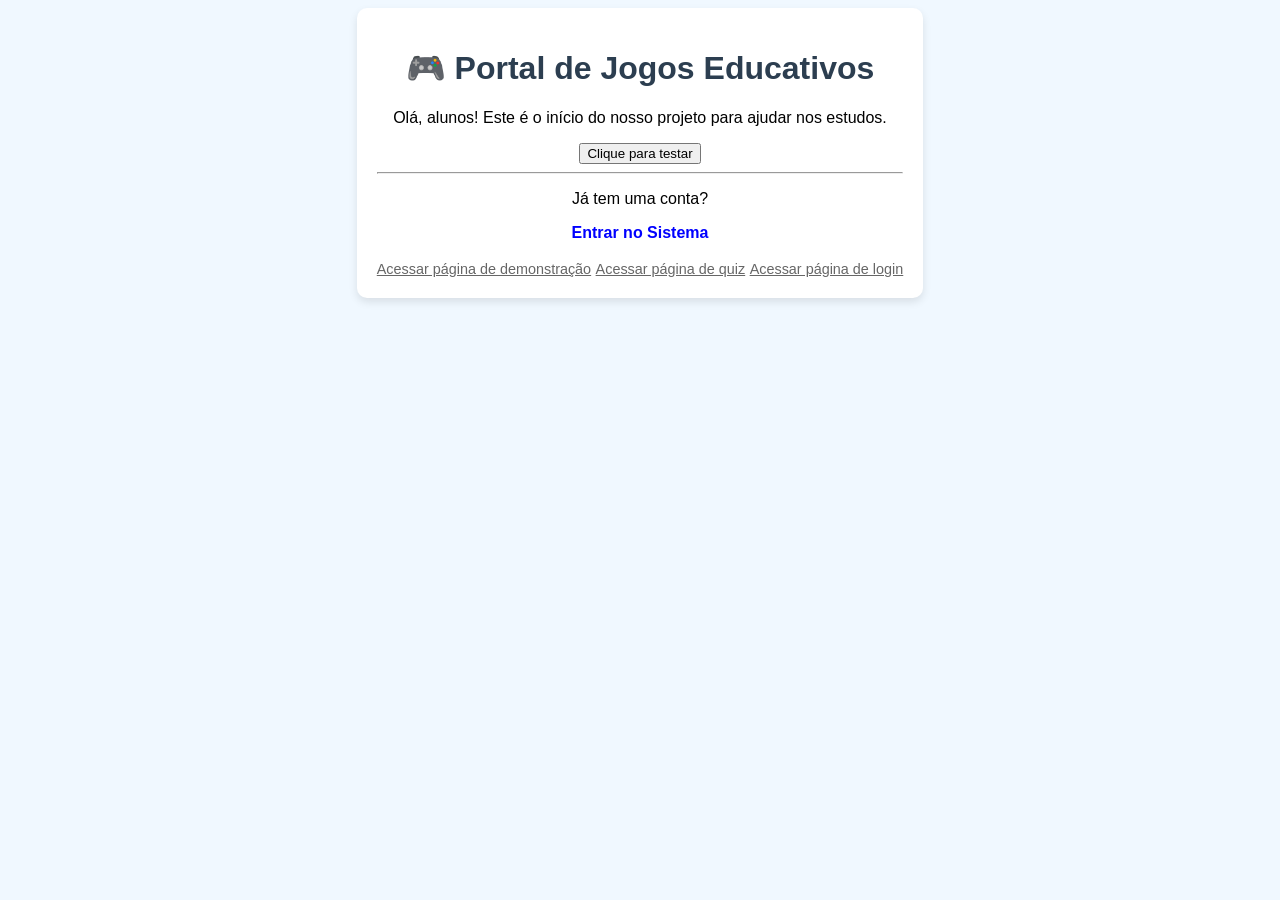
<file: core/templates/core/index.html>
<!DOCTYPE html>
<html lang="pt-br">
<head>
    <meta charset="UTF-8">
    <title>Estudo com Jogos</title>
    <style>
        body { font-family: sans-serif; text-align: center; background-color: #f0f8ff; }
        h1 { color: #2c3e50; }
        .card { background: white; padding: 20px; border-radius: 10px; display: inline-block; box-shadow: 0 4px 8px rgba(0,0,0,0.1); }
    </style>
</head>
<body>
    <div class="card">
        <h1>🎮 Portal de Jogos Educativos</h1>
        <p>Olá, alunos! Este é o início do nosso projeto para ajudar nos estudos.</p>
        <button onclick="alert('Em breve teremos um quiz aqui!')">Clique para testar</button>
        <hr>
        <p>Já tem uma conta?</p>
        <a href="/accounts/login/" style="text-decoration: none; color: blue; font-weight: bold;">Entrar no Sistema</a>
        <br><br>
        <a href="/teste/" style="color: #666; font-size: 0.9em;">Acessar página de demonstração</a>

        <a href="/quiz/" style="color: #666; font-size: 0.9em;">Acessar página de quiz</a>


        <a href="/login/" style="color: #666; font-size: 0.9em;">Acessar página de login</a>

    </div>
</body>
</html>
</file>
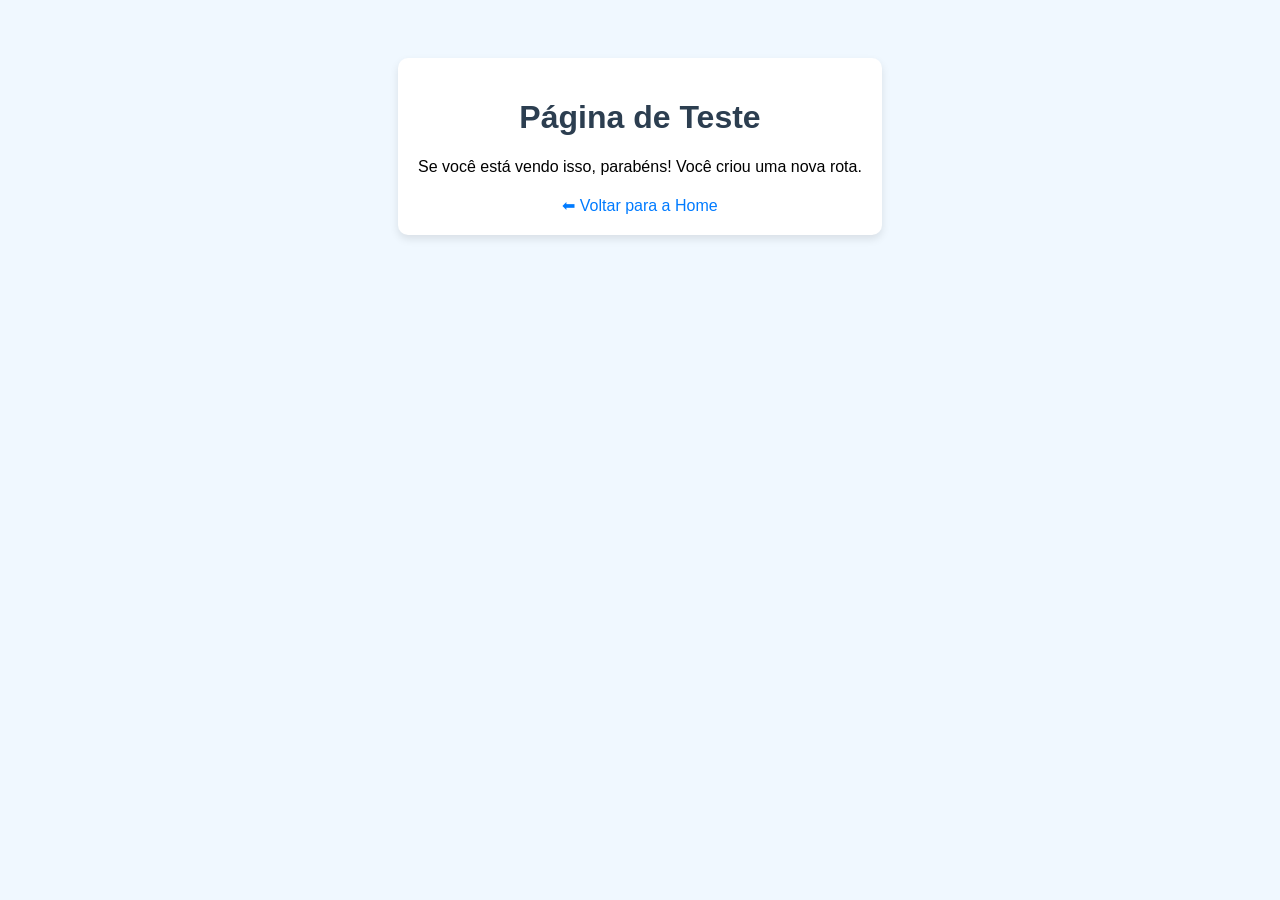
<file: core/templates/core/teste.html>
<!DOCTYPE html>
<html lang="pt-br">
<head>
    <meta charset="UTF-8">
    <title>Página de Teste</title>
    <style>
        body { font-family: sans-serif; text-align: center; background-color: #f0f8ff; padding-top: 50px; }
        h1 { color: #2c3e50; }
        .card { background: white; padding: 20px; border-radius: 10px; display: inline-block; box-shadow: 0 4px 8px rgba(0,0,0,0.1); }
        .voltar { display: block; margin-top: 20px; color: #007bff; text-decoration: none; }
    </style>
</head>
<body>
    <div class="card">
        <h1>Página de Teste</h1>
        <p>Se você está vendo isso, parabéns! Você criou uma nova rota.</p>
        <a href="/" class="voltar">⬅ Voltar para a Home</a>
    </div>
</body>
</html>
</file>
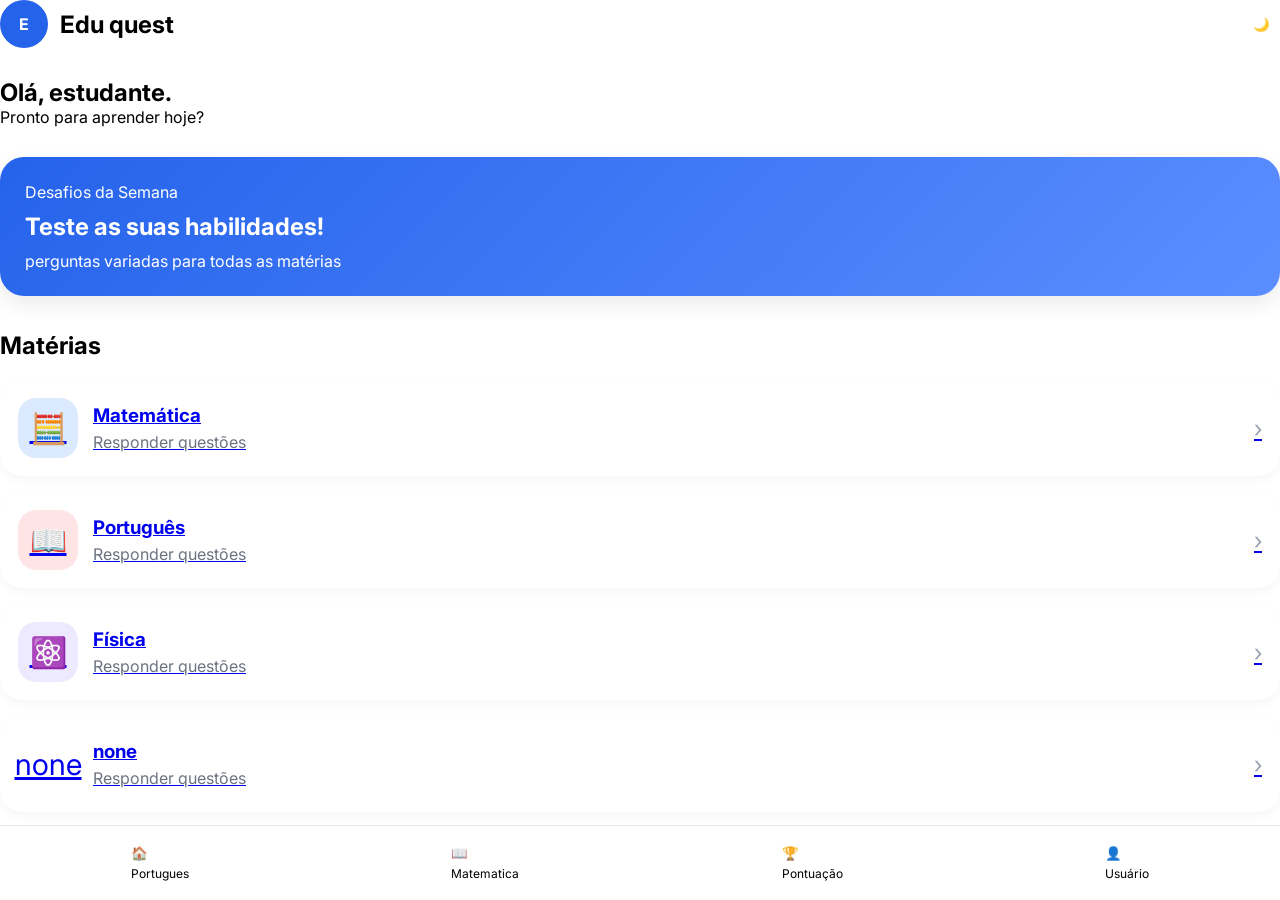
<file: core/templates/core/tela_inicial/home.html>
<!DOCTYPE html>
<html lang="pt-br">
<head>
    <meta charset="UTF-8">
    <meta name="viewport" content="width=device-width, initial-scale=1.0">
        <link href="https://fonts.googleapis.com/css2?family=Inter:wght@400;500;600;700&display=swap" rel="stylesheet">
    <link href="style.css" rel="stylesheet">
    <title>Document</title>
</head>
<body>
    <div class="">
       <header>
            <div class="logo">
                <div class="avatar">E</div>
                <h2>Edu quest</h2>
            </div>
            <button class="theme-btn" id="dark-btn">
                 🌙
            </button>
       </header>
       <section class="bem-vindo">
            <h1>Olá, estudante.</h1>
            <p>Pronto para aprender hoje?</p>
       </section>
       <section class="challenge-card">
            <span>Desafios da Semana</span>
            <h2>Teste as suas habilidades!</h2>
            <p>
                perguntas variadas para todas as matérias
            </p>
       </section>
       <h2 class="title">Matérias</h2>
       <div id="subjects"></div>
    </div>
    <div class="subject">
        <nav class="bottom-nav">
        <button>🏠<span>Portugues</span></button>
        <button>📖<span>Matematica</span></button>
        <button>🏆<span>Pontuação</span></button>
        <button>👤<span>Usuário</span></button>
    </nav>
    </div>
    <script src="script.js"></script>
</body>
</html>
</file>
<file: core/templates/core/tela_inicial/style.css>
*{
    margin:0;
    padding:0;
    box-sizing:border-box;
    font-family:'Inter',sans-serif;
}

<!-- Aqui embaixo vou criar o botão escuro --->

body.dark-mode {
    background: #0f172a;
    color: #fff;
}

body.dark-mode .subject-card {
    background: #1e293b;
    color: #fff;
}

body.dark-mode .subject-info p {
    color: #cbd5e1; 
}

body.dark-mode .bottom-nav {
    background: #1e293b;
    border-top: 1px solid #334155; 
}

body.dark-mode .theme-btn {
    background: #334155;

}

<!-- Certo, esses são os comandos de modo escuro --->

body{
    background:#f8fafc;
    color:#111827;
}

.container{
    padding:24px;
    padding-bottom:120px;
}

header{
    display:flex;
    justify-content:space-between;
    align-items:center;
    margin-bottom:30px;
}

.logo{
    display:flex;
    align-items:center;
    gap:12px;
}

.avatar{
    width:48px;
    height:48px;
    border-radius:50%;
    background:#2563eb;
    color:white;

    display:flex;
    align-items:center;
    justify-content:center;

    font-weight:bold;
}

.theme-btn{
    border:none;
    background:white;
    padding:10px;
    border-radius:50%;
    cursor:pointer;
}

.welcome h1{
    font-size:38px;
    margin-bottom:8px;
}

.welcome p{
    color:#6b7280;
    font-size:18px;
}

.challenge-card{
    margin-top:30px;

    padding:25px;

    border-radius:24px;

    color:white;

    background:linear-gradient(
        135deg,
        #2563eb,
        #5b8eff
    );

    box-shadow:0 8px 20px rgba(0,0,0,.08);
}

.challenge-card h2{
    margin-top:10px;
    margin-bottom:10px;
}

.title{
    margin-top:35px;
    margin-bottom:20px;
}

.subject-card{
    background:white;

    border-radius:22px;

    padding:18px;

    display:flex;
    align-items:center;

    gap:15px;

    margin-bottom:16px;

    box-shadow:
    0 4px 10px rgba(0,0,0,.04);
}

.subject-icon{
    width:60px;
    height:60px;

    border-radius:18px;

    display:flex;
    align-items:center;
    justify-content:center;

    font-size:30px;
}

.subject-info{
    flex:1;
}

.subject-info h3{
    margin-bottom:5px;
}

.subject-info p{
    color:#6b7280;
}

<!-- esquema ---> 
.subject-link {
    text-decoration: none;
    color:inherit;
    display: flex;
    align-items: center;
    gap: 15px;
    width: 100%;
}

.arrow{
    font-size:24px;
    color:#9ca3af;
}

.bottom-nav{
    position:fixed;
    bottom:0;

    width:100%;
    height:75px;

    background:white;

    display:flex;
    justify-content:space-around;
    align-items:center;

    border-top:1px solid #e5e7eb;
}

.bottom-nav button{
    border:none;
    background:none;

    display:flex;
    flex-direction:column;

    gap:5px;

    cursor:pointer;
}

.bottom-nav span{
    font-size:12px;
}
</file>
